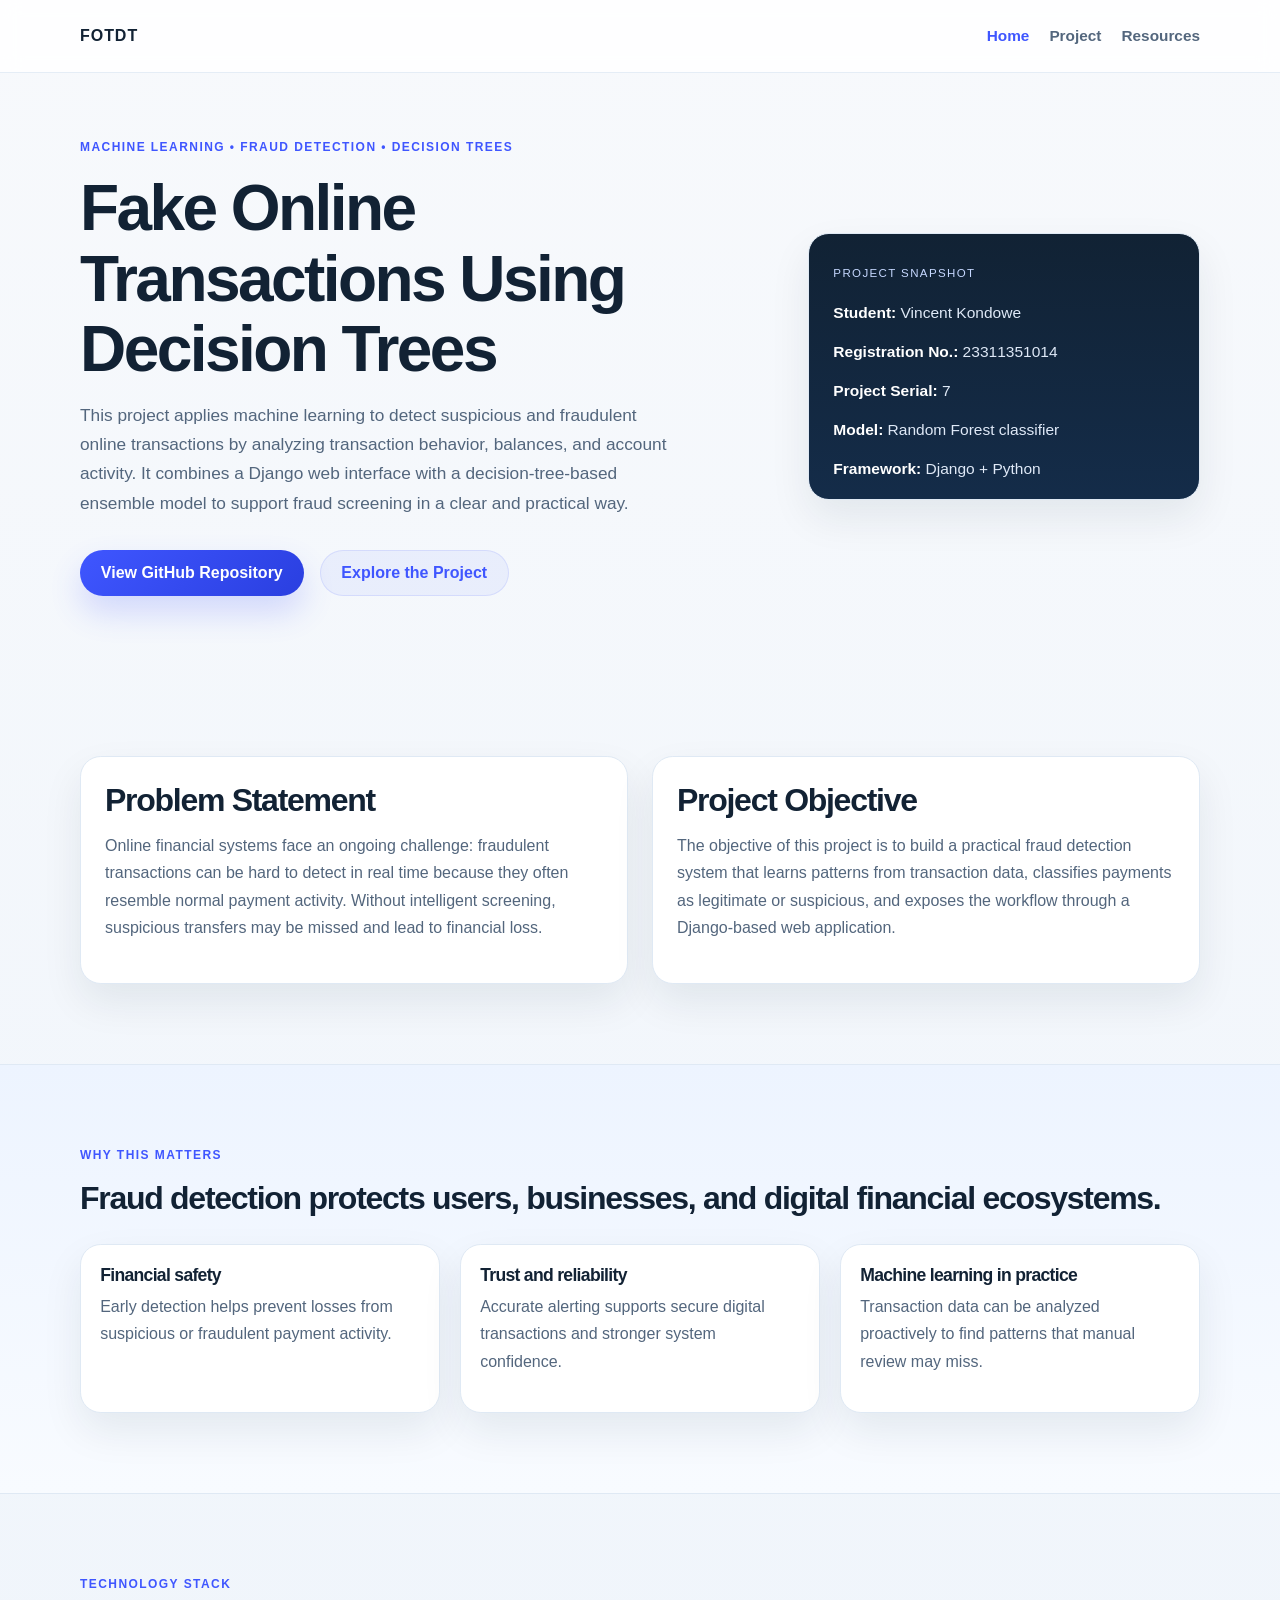
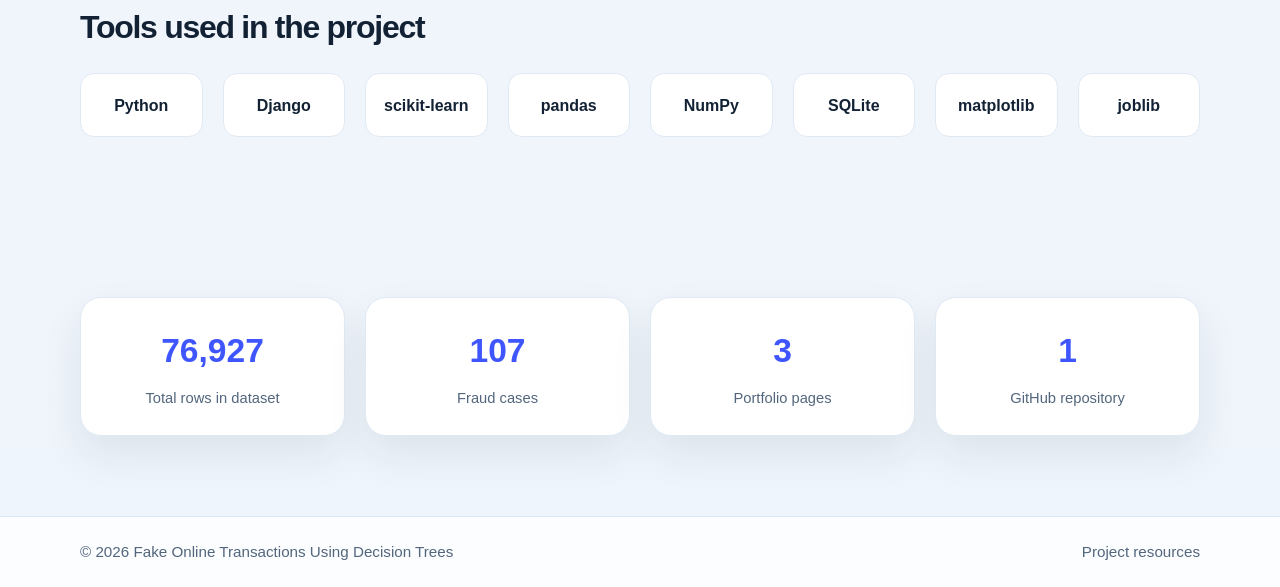
<file: docs/index.html>
<!DOCTYPE html>
<html lang="en">
  <head>
    <meta charset="UTF-8" />
    <meta name="viewport" content="width=device-width, initial-scale=1.0" />
    <meta
      name="description"
      content="Fake Online Transactions Using Decision Trees — a machine learning portfolio for fraud detection using a Django application and decision-tree-based model."
    />
    <title>Fake Online Transactions Using Decision Trees</title>
    <link rel="stylesheet" href="./style.css" />
  </head>
  <body>
    <header class="site-header">
      <div class="container nav-wrap">
        <a class="brand" href="./index.html">FOTDT</a>
        <button class="nav-toggle" aria-label="Toggle navigation" aria-expanded="false">
          <span></span>
          <span></span>
          <span></span>
        </button>
        <nav class="site-nav" aria-label="Main navigation">
          <a href="./index.html" class="active">Home</a>
          <a href="./project.html">Project</a>
          <a href="./resources.html">Resources</a>
        </nav>
      </div>
    </header>

    <main>
      <section class="hero section">
        <div class="container hero-grid">
          <div>
            <p class="eyebrow">Machine Learning • Fraud Detection • Decision Trees</p>
            <h1>Fake Online Transactions Using Decision Trees</h1>
            <p class="lead">
              This project applies machine learning to detect suspicious and fraudulent online
              transactions by analyzing transaction behavior, balances, and account activity. It
              combines a Django web interface with a decision-tree-based ensemble model to support
              fraud screening in a clear and practical way.
            </p>
            <div class="actions">
              <a class="button primary" href="https://github.com/V1n1eX/Fake-Online-Transaction-Detection-Using-Decision-Trees" target="_blank" rel="noreferrer">View GitHub Repository</a>
              <a class="button secondary" href="./project.html">Explore the Project</a>
            </div>
          </div>

          <aside class="highlight-card">
            <span class="mini-label">Project Snapshot</span>
            <ul>
              <li><strong>Student:</strong> Vincent Kondowe</li>
              <li><strong>Registration No.:</strong> 23311351014</li>
              <li><strong>Project Serial:</strong> 7</li>
              <li><strong>Model:</strong> Random Forest classifier</li>
              <li><strong>Framework:</strong> Django + Python</li>
            </ul>
          </aside>
        </div>
      </section>

      <section class="section">
        <div class="container two-column">
          <div class="panel">
            <h2>Problem Statement</h2>
            <p>
              Online financial systems face an ongoing challenge: fraudulent transactions can be
              hard to detect in real time because they often resemble normal payment activity.
              Without intelligent screening, suspicious transfers may be missed and lead to
              financial loss.
            </p>
          </div>

          <div class="panel">
            <h2>Project Objective</h2>
            <p>
              The objective of this project is to build a practical fraud detection system that
              learns patterns from transaction data, classifies payments as legitimate or
              suspicious, and exposes the workflow through a Django-based web application.
            </p>
          </div>
        </div>
      </section>

      <section class="section muted-panel">
        <div class="container">
          <div class="section-head">
            <p class="eyebrow">Why this matters</p>
            <h2>Fraud detection protects users, businesses, and digital financial ecosystems.</h2>
          </div>
          <div class="info-grid">
            <article class="info-card">
              <h3>Financial safety</h3>
              <p>Early detection helps prevent losses from suspicious or fraudulent payment activity.</p>
            </article>
            <article class="info-card">
              <h3>Trust and reliability</h3>
              <p>Accurate alerting supports secure digital transactions and stronger system confidence.</p>
            </article>
            <article class="info-card">
              <h3>Machine learning in practice</h3>
              <p>Transaction data can be analyzed proactively to find patterns that manual review may miss.</p>
            </article>
          </div>
        </div>
      </section>

      <section class="section">
        <div class="container">
          <div class="section-head">
            <p class="eyebrow">Technology stack</p>
            <h2>Tools used in the project</h2>
          </div>
          <div class="tech-grid">
            <span>Python</span>
            <span>Django</span>
            <span>scikit-learn</span>
            <span>pandas</span>
            <span>NumPy</span>
            <span>SQLite</span>
            <span>matplotlib</span>
            <span>joblib</span>
          </div>
        </div>
      </section>

      <section class="section">
        <div class="container stats-grid">
          <div class="stat-card">
            <strong>76,927</strong>
            <span>Total rows in dataset</span>
          </div>
          <div class="stat-card">
            <strong>107</strong>
            <span>Fraud cases</span>
          </div>
          <div class="stat-card">
            <strong>3</strong>
            <span>Portfolio pages</span>
          </div>
          <div class="stat-card">
            <strong>1</strong>
            <span>GitHub repository</span>
          </div>
        </div>
      </section>
    </main>

    <footer class="site-footer">
      <div class="container footer-wrap">
        <p>© <span id="year"></span> Fake Online Transactions Using Decision Trees</p>
        <a href="./resources.html">Project resources</a>
      </div>
    </footer>

    <script src="./script.js"></script>
  </body>
</html>
</file>
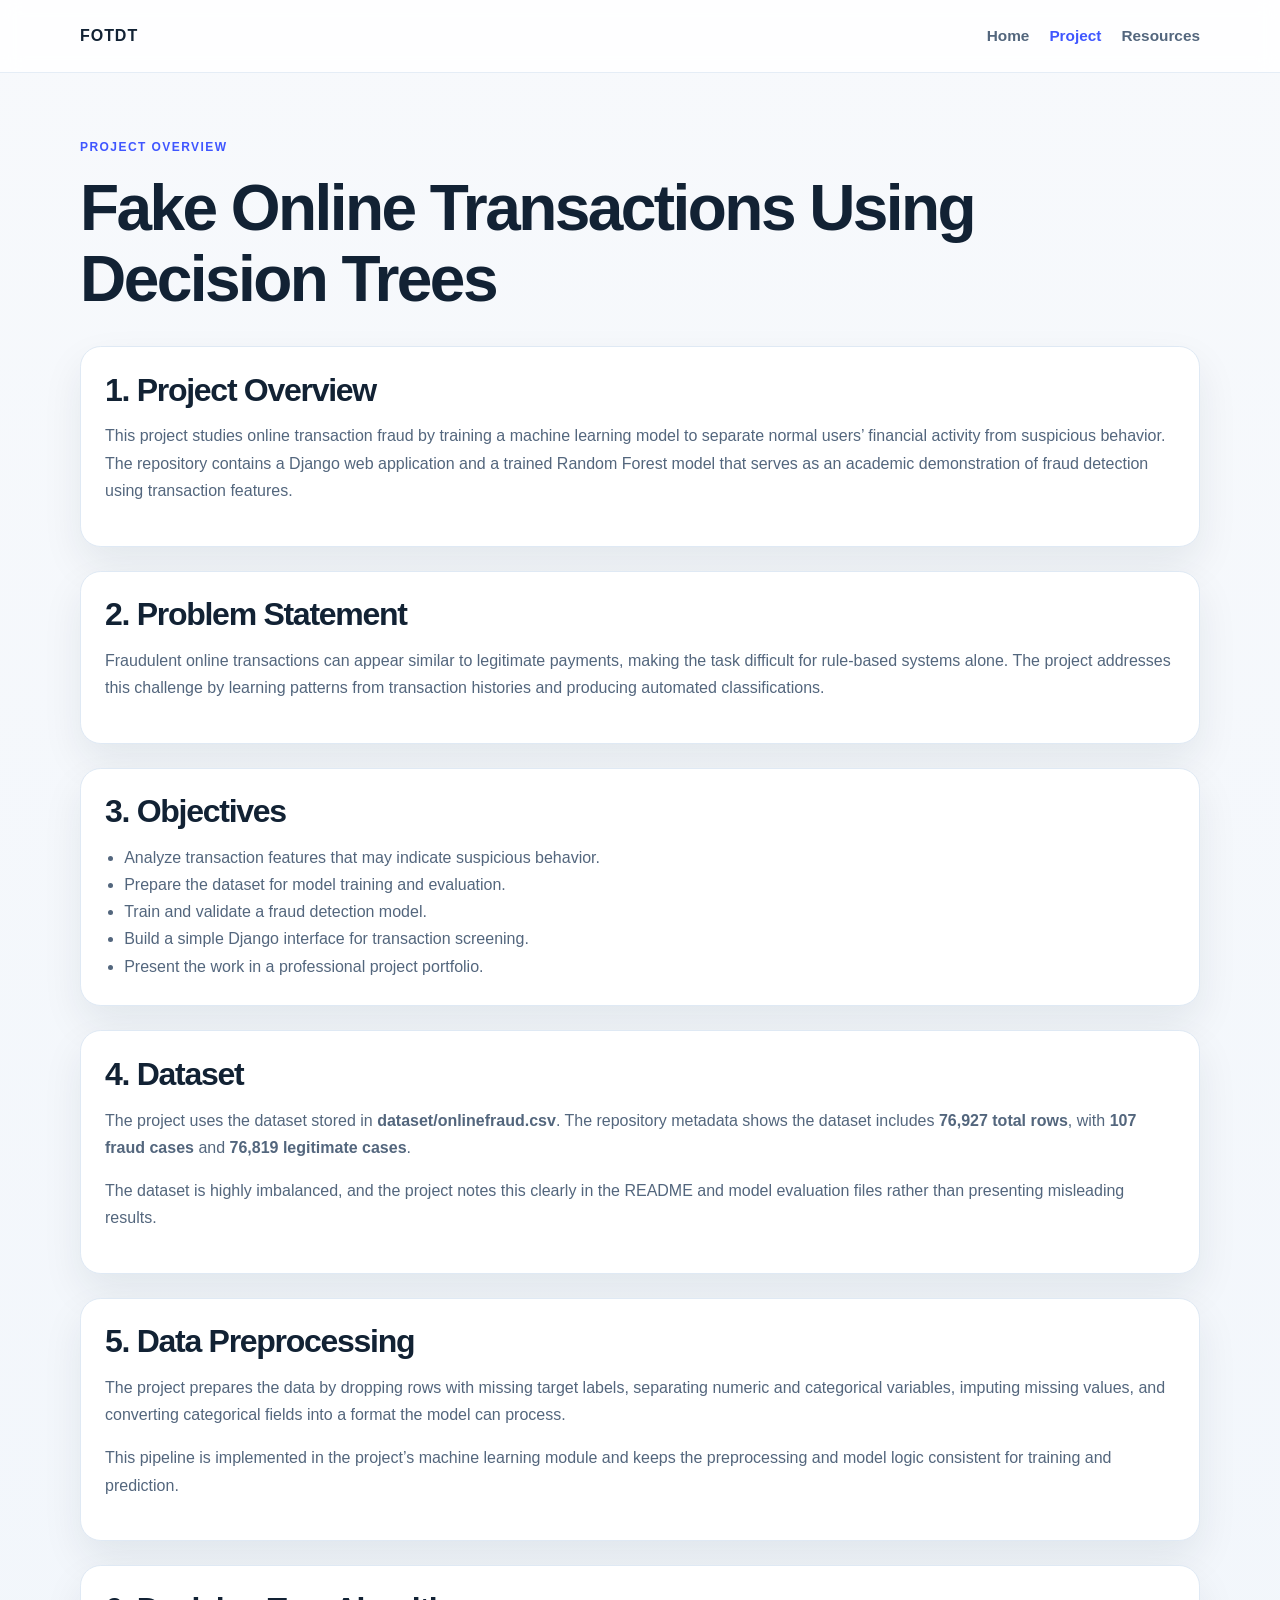
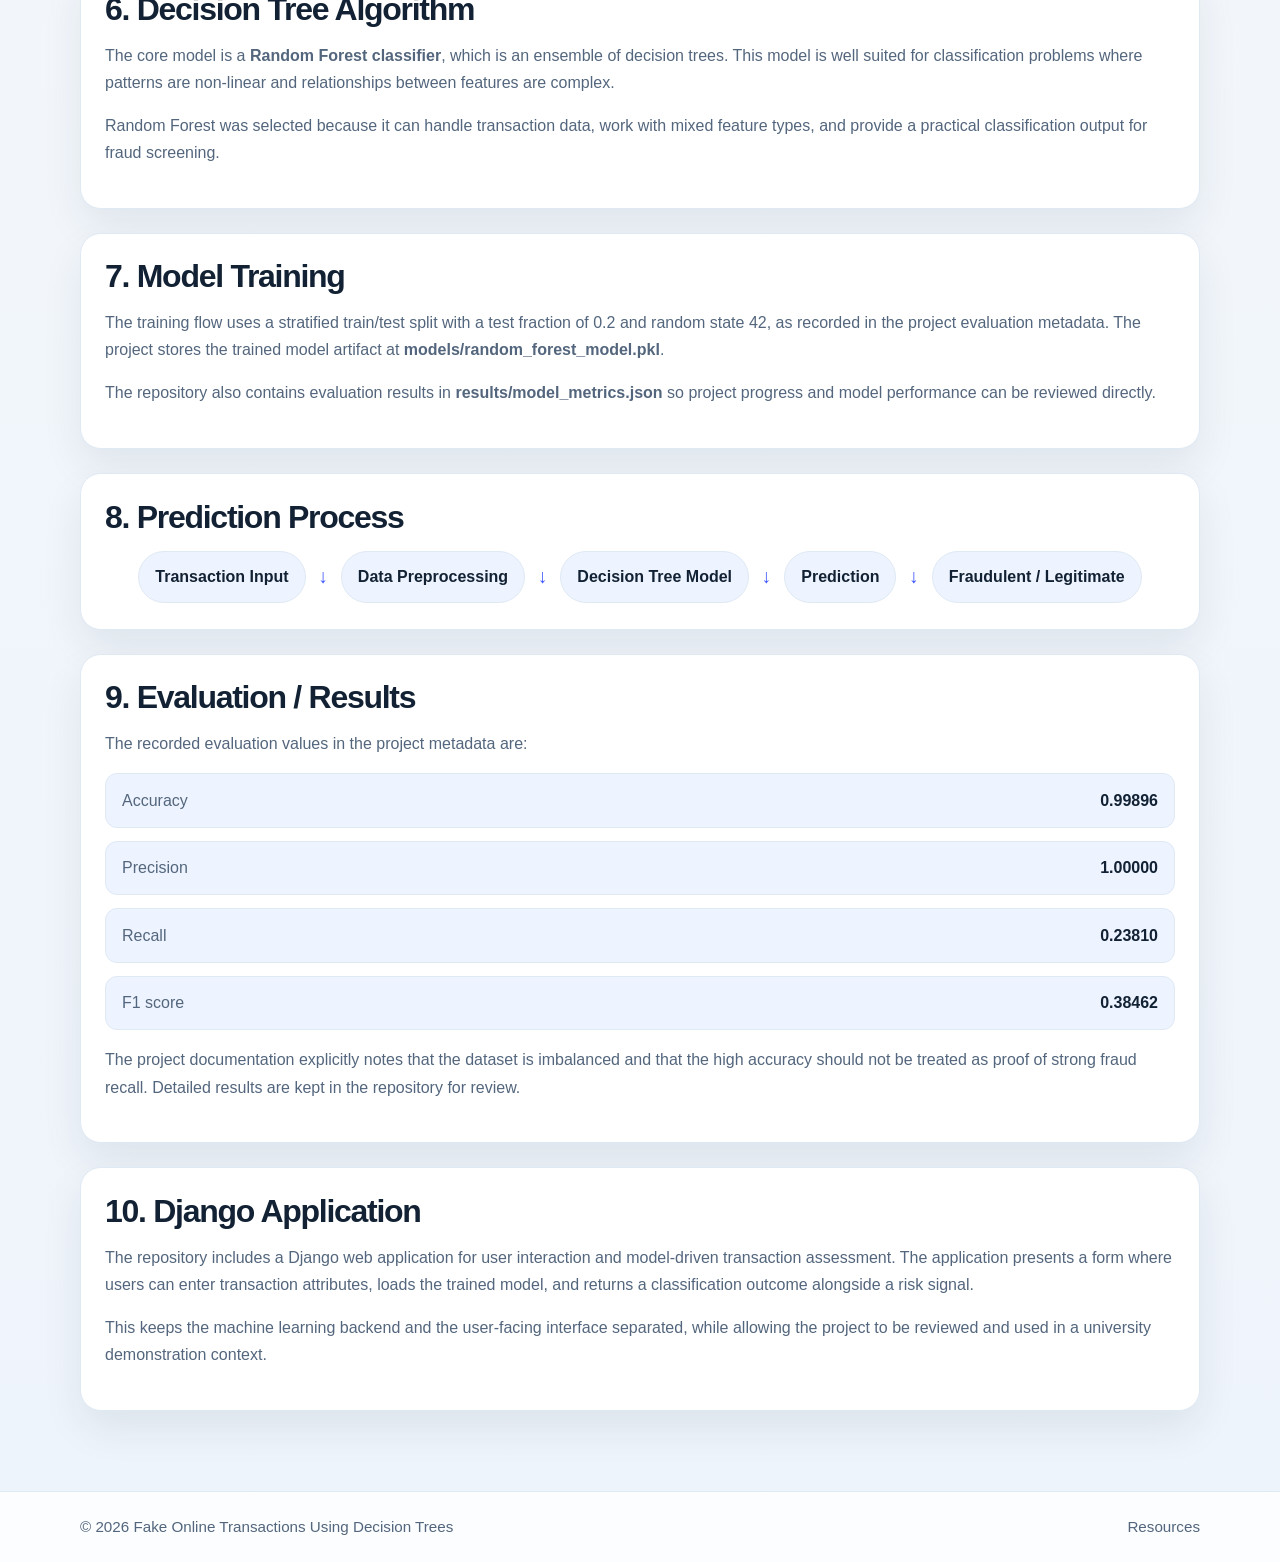
<file: docs/project.html>
<!DOCTYPE html>
<html lang="en">
  <head>
    <meta charset="UTF-8" />
    <meta name="viewport" content="width=device-width, initial-scale=1.0" />
    <meta
      name="description"
      content="Technical project overview for Fake Online Transactions Using Decision Trees."
    />
    <title>Project Overview | Fake Online Transactions Using Decision Trees</title>
    <link rel="stylesheet" href="./style.css" />
  </head>
  <body>
    <header class="site-header">
      <div class="container nav-wrap">
        <a class="brand" href="./index.html">FOTDT</a>
        <button class="nav-toggle" aria-label="Toggle navigation" aria-expanded="false">
          <span></span>
          <span></span>
          <span></span>
        </button>
        <nav class="site-nav" aria-label="Main navigation">
          <a href="./index.html">Home</a>
          <a href="./project.html" class="active">Project</a>
          <a href="./resources.html">Resources</a>
        </nav>
      </div>
    </header>

    <main class="section page-section">
      <div class="container">
        <div class="page-intro">
          <p class="eyebrow">Project overview</p>
          <h1>Fake Online Transactions Using Decision Trees</h1>
        </div>

        <div class="content-stack">
          <article class="panel">
            <h2>1. Project Overview</h2>
            <p>
              This project studies online transaction fraud by training a machine learning model to
              separate normal users’ financial activity from suspicious behavior. The repository
              contains a Django web application and a trained Random Forest model that serves as an
              academic demonstration of fraud detection using transaction features.
            </p>
          </article>

          <article class="panel">
            <h2>2. Problem Statement</h2>
            <p>
              Fraudulent online transactions can appear similar to legitimate payments, making the
              task difficult for rule-based systems alone. The project addresses this challenge by
              learning patterns from transaction histories and producing automated classifications.
            </p>
          </article>

          <article class="panel">
            <h2>3. Objectives</h2>
            <ul class="check-list">
              <li>Analyze transaction features that may indicate suspicious behavior.</li>
              <li>Prepare the dataset for model training and evaluation.</li>
              <li>Train and validate a fraud detection model.</li>
              <li>Build a simple Django interface for transaction screening.</li>
              <li>Present the work in a professional project portfolio.</li>
            </ul>
          </article>

          <article class="panel">
            <h2>4. Dataset</h2>
            <p>
              The project uses the dataset stored in <strong>dataset/onlinefraud.csv</strong>. The
              repository metadata shows the dataset includes <strong>76,927 total rows</strong>,
              with <strong>107 fraud cases</strong> and <strong>76,819 legitimate cases</strong>.
            </p>
            <p>
              The dataset is highly imbalanced, and the project notes this clearly in the README and
              model evaluation files rather than presenting misleading results.
            </p>
          </article>

          <article class="panel">
            <h2>5. Data Preprocessing</h2>
            <p>
              The project prepares the data by dropping rows with missing target labels, separating
              numeric and categorical variables, imputing missing values, and converting categorical
              fields into a format the model can process.
            </p>
            <p>
              This pipeline is implemented in the project’s machine learning module and keeps the
              preprocessing and model logic consistent for training and prediction.
            </p>
          </article>

          <article class="panel">
            <h2>6. Decision Tree Algorithm</h2>
            <p>
              The core model is a <strong>Random Forest classifier</strong>, which is an ensemble of
              decision trees. This model is well suited for classification problems where patterns are
              non-linear and relationships between features are complex.
            </p>
            <p>
              Random Forest was selected because it can handle transaction data, work with mixed
              feature types, and provide a practical classification output for fraud screening.
            </p>
          </article>

          <article class="panel">
            <h2>7. Model Training</h2>
            <p>
              The training flow uses a stratified train/test split with a test fraction of 0.2 and
              random state 42, as recorded in the project evaluation metadata. The project stores the
              trained model artifact at <strong>models/random_forest_model.pkl</strong>.
            </p>
            <p>
              The repository also contains evaluation results in <strong>results/model_metrics.json</strong>
              so project progress and model performance can be reviewed directly.
            </p>
          </article>

          <article class="panel">
            <h2>8. Prediction Process</h2>
            <div class="workflow" aria-label="Prediction workflow">
              <div class="flow-step">Transaction Input</div>
              <div class="flow-arrow">↓</div>
              <div class="flow-step">Data Preprocessing</div>
              <div class="flow-arrow">↓</div>
              <div class="flow-step">Decision Tree Model</div>
              <div class="flow-arrow">↓</div>
              <div class="flow-step">Prediction</div>
              <div class="flow-arrow">↓</div>
              <div class="flow-step">Fraudulent / Legitimate</div>
            </div>
          </article>

          <article class="panel">
            <h2>9. Evaluation / Results</h2>
            <p>
              The recorded evaluation values in the project metadata are:
            </p>
            <ul class="metric-list">
              <li><span>Accuracy</span><strong>0.99896</strong></li>
              <li><span>Precision</span><strong>1.00000</strong></li>
              <li><span>Recall</span><strong>0.23810</strong></li>
              <li><span>F1 score</span><strong>0.38462</strong></li>
            </ul>
            <p>
              The project documentation explicitly notes that the dataset is imbalanced and that the
              high accuracy should not be treated as proof of strong fraud recall. Detailed results are
              kept in the repository for review.
            </p>
          </article>

          <article class="panel">
            <h2>10. Django Application</h2>
            <p>
              The repository includes a Django web application for user interaction and model-driven
              transaction assessment. The application presents a form where users can enter transaction
              attributes, loads the trained model, and returns a classification outcome alongside a risk
              signal.
            </p>
            <p>
              This keeps the machine learning backend and the user-facing interface separated, while
              allowing the project to be reviewed and used in a university demonstration context.
            </p>
          </article>
        </div>
      </div>
    </main>

    <footer class="site-footer">
      <div class="container footer-wrap">
        <p>© <span id="year"></span> Fake Online Transactions Using Decision Trees</p>
        <a href="./resources.html">Resources</a>
      </div>
    </footer>

    <script src="./script.js"></script>
  </body>
</html>
</file>
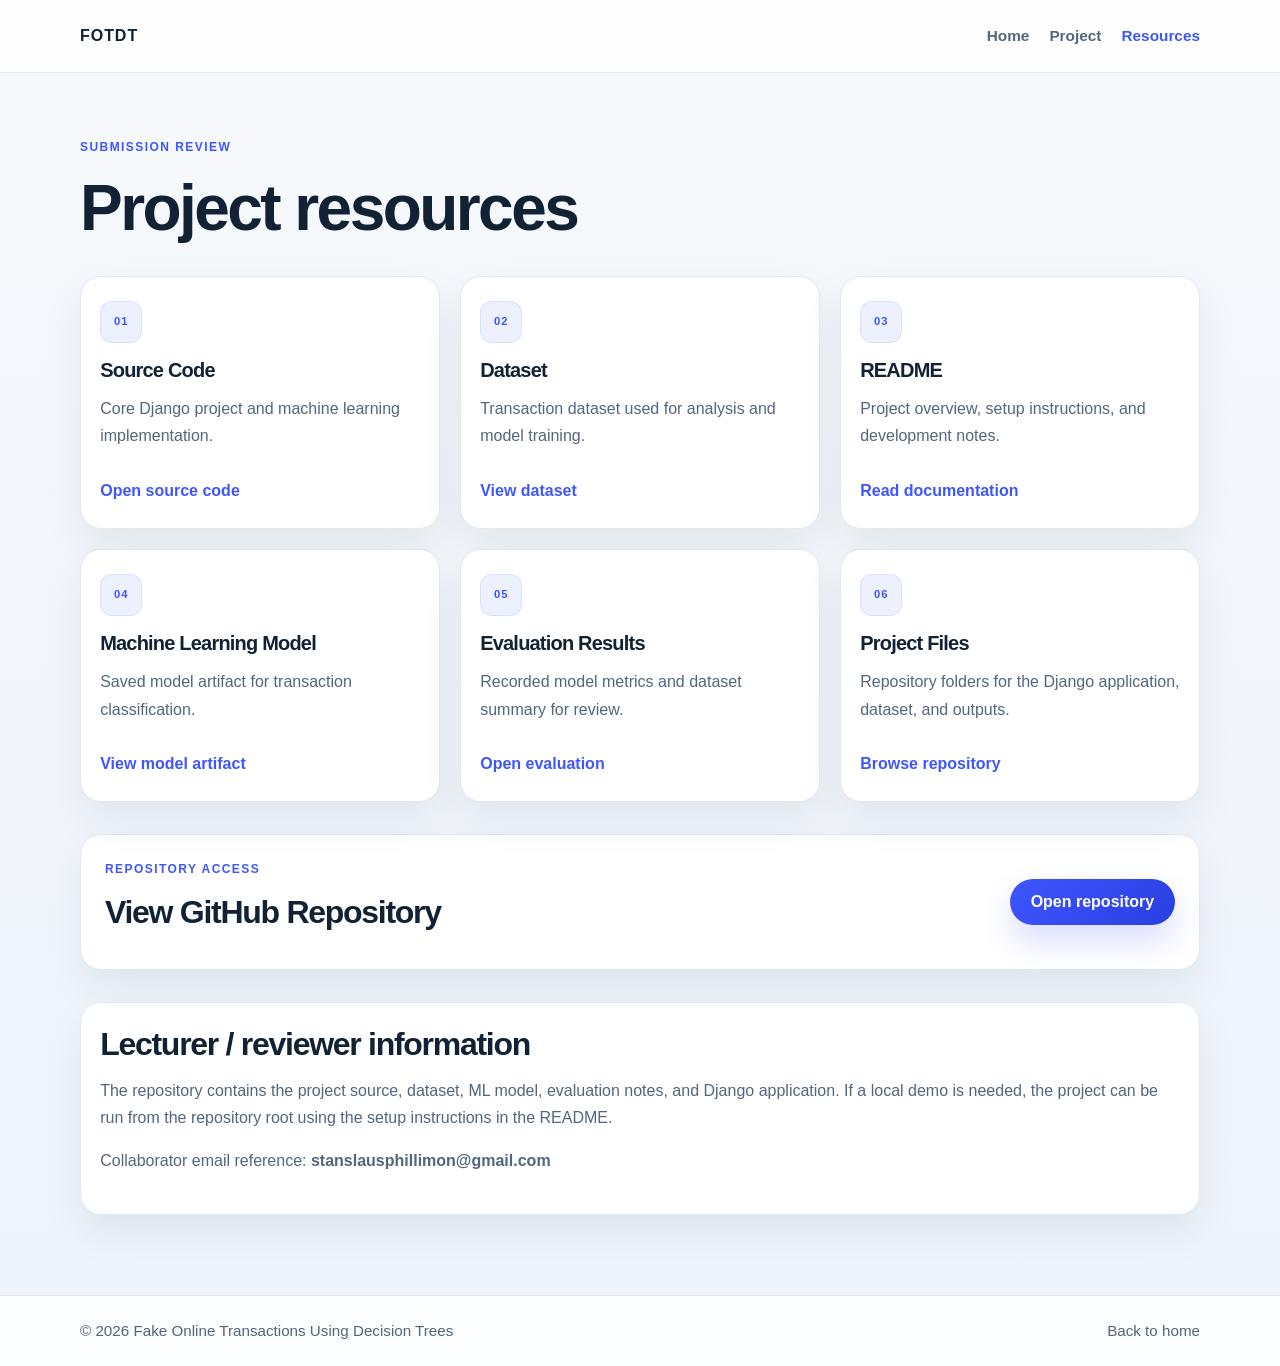
<file: docs/resources.html>
<!DOCTYPE html>
<html lang="en">
  <head>
    <meta charset="UTF-8" />
    <meta name="viewport" content="width=device-width, initial-scale=1.0" />
    <meta
      name="description"
      content="Project resources and repository links for Fake Online Transactions Using Decision Trees."
    />
    <title>Resources | Fake Online Transactions Using Decision Trees</title>
    <link rel="stylesheet" href="./style.css" />
  </head>
  <body>
    <header class="site-header">
      <div class="container nav-wrap">
        <a class="brand" href="./index.html">FOTDT</a>
        <button class="nav-toggle" aria-label="Toggle navigation" aria-expanded="false">
          <span></span>
          <span></span>
          <span></span>
        </button>
        <nav class="site-nav" aria-label="Main navigation">
          <a href="./index.html">Home</a>
          <a href="./project.html">Project</a>
          <a href="./resources.html" class="active">Resources</a>
        </nav>
      </div>
    </header>

    <main class="section page-section">
      <div class="container">
        <div class="page-intro">
          <p class="eyebrow">Submission review</p>
          <h1>Project resources</h1>
        </div>

        <div class="resource-grid">
          <article class="resource-card">
            <div class="resource-icon">01</div>
            <h2>Source Code</h2>
            <p>Core Django project and machine learning implementation.</p>
            <a href="https://github.com/V1n1eX/Fake-Online-Transaction-Detection-Using-Decision-Trees" target="_blank" rel="noreferrer">Open source code</a>
          </article>

          <article class="resource-card">
            <div class="resource-icon">02</div>
            <h2>Dataset</h2>
            <p>Transaction dataset used for analysis and model training.</p>
            <a href="https://github.com/V1n1eX/Fake-Online-Transaction-Detection-Using-Decision-Trees/blob/main/dataset/onlinefraud.csv" target="_blank" rel="noreferrer">View dataset</a>
          </article>

          <article class="resource-card">
            <div class="resource-icon">03</div>
            <h2>README</h2>
            <p>Project overview, setup instructions, and development notes.</p>
            <a href="https://github.com/V1n1eX/Fake-Online-Transaction-Detection-Using-Decision-Trees/blob/main/README.md" target="_blank" rel="noreferrer">Read documentation</a>
          </article>

          <article class="resource-card">
            <div class="resource-icon">04</div>
            <h2>Machine Learning Model</h2>
            <p>Saved model artifact for transaction classification.</p>
            <a href="https://github.com/V1n1eX/Fake-Online-Transaction-Detection-Using-Decision-Trees/blob/main/models/random_forest_model.pkl" target="_blank" rel="noreferrer">View model artifact</a>
          </article>

          <article class="resource-card">
            <div class="resource-icon">05</div>
            <h2>Evaluation Results</h2>
            <p>Recorded model metrics and dataset summary for review.</p>
            <a href="https://github.com/V1n1eX/Fake-Online-Transaction-Detection-Using-Decision-Trees/blob/main/results/model_metrics.json" target="_blank" rel="noreferrer">Open evaluation</a>
          </article>

          <article class="resource-card">
            <div class="resource-icon">06</div>
            <h2>Project Files</h2>
            <p>Repository folders for the Django application, dataset, and outputs.</p>
            <a href="https://github.com/V1n1eX/Fake-Online-Transaction-Detection-Using-Decision-Trees/tree/main" target="_blank" rel="noreferrer">Browse repository</a>
          </article>
        </div>

        <div class="cta-box">
          <div>
            <p class="eyebrow">Repository access</p>
            <h2>View GitHub Repository</h2>
          </div>
          <a class="button primary" href="https://github.com/V1n1eX/Fake-Online-Transaction-Detection-Using-Decision-Trees" target="_blank" rel="noreferrer">Open repository</a>
        </div>

        <div class="panel note-panel">
          <h2>Lecturer / reviewer information</h2>
          <p>
            The repository contains the project source, dataset, ML model, evaluation notes, and Django
            application. If a local demo is needed, the project can be run from the repository root using
            the setup instructions in the README.
          </p>
          <p>
            Collaborator email reference: <strong>stanslausphillimon@gmail.com</strong>
          </p>
        </div>
      </div>
    </main>

    <footer class="site-footer">
      <div class="container footer-wrap">
        <p>© <span id="year"></span> Fake Online Transactions Using Decision Trees</p>
        <a href="./index.html">Back to home</a>
      </div>
    </footer>

    <script src="./script.js"></script>
  </body>
</html>
</file>
<file: docs/style.css>
:root {
  --bg: #f4f7fb;
  --panel: #ffffff;
  --panel-alt: #eef4ff;
  --line: #dfe9f4;
  --text: #122234;
  --muted: #53667d;
  --accent: #3f56ff;
  --accent-strong: #2a3fe0;
  --accent-soft: rgba(63, 86, 255, 0.09);
  --success: #178a6d;
  --shadow: 0 18px 40px rgba(17, 34, 52, 0.08);
}

* {
  box-sizing: border-box;
}

html {
  scroll-behavior: smooth;
}

body {
  margin: 0;
  font-family: "Segoe UI", Tahoma, Geneva, Verdana, sans-serif;
  background: linear-gradient(180deg, #f7f9fc 0%, #eef4fb 100%);
  color: var(--text);
  line-height: 1.7;
}

a {
  color: inherit;
  text-decoration: none;
}

img {
  max-width: 100%;
  display: block;
}

.container {
  width: min(1120px, calc(100% - 2rem));
  margin: 0 auto;
}

.section {
  padding: 5rem 0;
}

.site-header {
  position: sticky;
  top: 0;
  z-index: 10;
  background: rgba(255, 255, 255, 0.86);
  backdrop-filter: blur(10px);
  border-bottom: 1px solid rgba(223, 233, 244, 0.8);
}

.nav-wrap {
  display: flex;
  align-items: center;
  justify-content: space-between;
  min-height: 72px;
  gap: 1.25rem;
}

.brand {
  font-weight: 800;
  letter-spacing: 0.06em;
  text-transform: uppercase;
  color: var(--text);
}

.site-nav {
  display: flex;
  align-items: center;
  gap: 1.25rem;
}

.site-nav a {
  color: var(--muted);
  font-size: 0.96rem;
  font-weight: 600;
  transition: color 0.2s ease;
}

.site-nav a:hover,
.site-nav a.active {
  color: var(--accent);
}

.nav-toggle {
  display: none;
  flex-direction: column;
  gap: 4px;
  background: transparent;
  border: 0;
  padding: 0.5rem;
  cursor: pointer;
}

.nav-toggle span {
  width: 24px;
  height: 2px;
  background: var(--text);
  display: block;
  border-radius: 999px;
}

.hero {
  padding-top: 4rem;
}

.hero-grid {
  display: grid;
  grid-template-columns: 1.6fr 0.9fr;
  gap: 2rem;
  align-items: center;
}

.eyebrow {
  margin: 0 0 1rem;
  color: var(--accent);
  font-size: 0.75rem;
  font-weight: 800;
  letter-spacing: 0.12em;
  text-transform: uppercase;
}

h1, h2, h3 {
  margin-top: 0;
  line-height: 1.1;
  letter-spacing: -0.04em;
}

h1 {
  font-size: clamp(2.4rem, 5vw, 4.2rem);
  margin-bottom: 1rem;
}

h2 {
  font-size: clamp(1.6rem, 2.5vw, 2.25rem);
  margin-bottom: 0.9rem;
}

p {
  margin: 0 0 1rem;
  color: var(--muted);
}

.lead {
  font-size: 1.08rem;
  max-width: 62ch;
}

.actions {
  display: flex;
  flex-wrap: wrap;
  gap: 1rem;
  margin-top: 2rem;
}

.button {
  display: inline-flex;
  align-items: center;
  justify-content: center;
  min-height: 46px;
  padding: 0 1.3rem;
  border-radius: 999px;
  font-weight: 700;
  transition: transform 0.18s ease, box-shadow 0.18s ease;
}

.button:hover {
  transform: translateY(-1px);
}

.button.primary {
  background: linear-gradient(135deg, var(--accent), var(--accent-strong));
  color: white;
  box-shadow: 0 16px 32px rgba(63, 86, 255, 0.2);
}

.button.secondary {
  background: rgba(63, 86, 255, 0.06);
  color: var(--accent);
  border: 1px solid rgba(63, 86, 255, 0.12);
}

.highlight-card,
.panel,
.resource-card,
.stat-card,
.info-card,
.cta-box {
  background: var(--panel);
  border: 1px solid var(--line);
  border-radius: 1.3rem;
  box-shadow: var(--shadow);
}

.highlight-card {
  padding: 1.5rem 1.5rem 1rem;
  background: linear-gradient(180deg, #112234 0%, #142c49 100%);
  color: #edf5ff;
}

.highlight-card .mini-label {
  display: inline-block;
  margin-bottom: 1rem;
  color: #c6d8ff;
  font-size: 0.72rem;
  letter-spacing: 0.12em;
  text-transform: uppercase;
}

.highlight-card ul {
  list-style: none;
  padding: 0;
  margin: 0;
  display: grid;
  gap: 0.8rem;
}

.highlight-card li {
  color: #dfe9f7;
  font-size: 0.97rem;
}

.highlight-card strong {
  color: white;
}

.two-column {
  display: grid;
  grid-template-columns: repeat(2, minmax(0, 1fr));
  gap: 1.5rem;
}

.panel {
  padding: 1.6rem 1.5rem;
}

.muted-panel {
  background: linear-gradient(180deg, #edf4ff 0%, #f8fbff 100%);
  border-top: 1px solid var(--line);
  border-bottom: 1px solid var(--line);
}

.section-head {
  margin-bottom: 1.75rem;
}

.info-grid,
.tech-grid,
.resource-grid,
.stats-grid {
  display: grid;
  gap: 1.25rem;
}

.info-grid {
  grid-template-columns: repeat(3, minmax(0, 1fr));
}

.info-card {
  padding: 1.3rem 1.2rem;
}

.info-card h3 {
  font-size: 1.1rem;
  margin-bottom: 0.5rem;
}

.tech-grid {
  grid-template-columns: repeat(auto-fit, minmax(110px, 1fr));
}

.tech-grid span {
  display: inline-flex;
  align-items: center;
  justify-content: center;
  min-height: 64px;
  padding: 0.8rem;
  border-radius: 14px;
  background: var(--panel);
  border: 1px solid var(--line);
  font-weight: 700;
  color: var(--text);
}

.stats-grid {
  grid-template-columns: repeat(4, minmax(0, 1fr));
}

.stat-card {
  padding: 1.5rem 1rem;
  text-align: center;
}

.stat-card strong {
  display: block;
  margin-bottom: 0.3rem;
  color: var(--accent);
  font-size: clamp(1.5rem, 2.8vw, 2.1rem);
}

.stat-card span {
  color: var(--muted);
  font-size: 0.92rem;
}

.page-section {
  padding-top: 4rem;
}

.page-intro {
  margin-bottom: 2rem;
}

.content-stack {
  display: grid;
  gap: 1.5rem;
}

.check-list {
  margin: 0;
  padding-left: 1.2rem;
  color: var(--muted);
}

.metric-list {
  list-style: none;
  padding: 0;
  margin: 1rem 0;
  display: grid;
  gap: 0.8rem;
}

.metric-list li {
  display: flex;
  justify-content: space-between;
  align-items: center;
  gap: 1rem;
  padding: 0.8rem 1rem;
  border: 1px solid var(--line);
  border-radius: 12px;
  background: var(--panel-alt);
}

.metric-list span {
  color: var(--muted);
}

.metric-list strong {
  color: var(--text);
}

.workflow {
  display: flex;
  flex-wrap: wrap;
  align-items: center;
  justify-content: center;
  gap: 0.8rem;
  margin-top: 1rem;
}

.flow-step {
  display: inline-flex;
  align-items: center;
  justify-content: center;
  min-height: 52px;
  padding: 0.7rem 1rem;
  border-radius: 999px;
  background: var(--panel-alt);
  border: 1px solid var(--line);
  color: var(--text);
  font-weight: 700;
  text-align: center;
}

.flow-arrow {
  color: var(--accent);
  font-weight: 800;
  font-size: 1.2rem;
}

.resource-grid {
  grid-template-columns: repeat(3, minmax(0, 1fr));
}

.resource-card {
  padding: 1.5rem 1.2rem;
}

.resource-icon {
  width: 42px;
  height: 42px;
  display: grid;
  place-items: center;
  border-radius: 12px;
  background: var(--accent-soft);
  border: 1px solid rgba(63, 86, 255, 0.1);
  color: var(--accent);
  font-size: 0.7rem;
  font-weight: 800;
  letter-spacing: 0.08em;
}

.resource-card h2 {
  margin-top: 1rem;
  font-size: 1.25rem;
}

.resource-card a {
  display: inline-block;
  margin-top: 0.7rem;
  color: var(--accent);
  font-weight: 700;
}

.cta-box {
  margin-top: 2rem;
  padding: 1.5rem;
  display: flex;
  align-items: center;
  justify-content: space-between;
  gap: 1rem;
}

.note-panel {
  margin-top: 2rem;
  padding: 1.5rem 1.2rem;
}

.site-footer {
  border-top: 1px solid var(--line);
  background: rgba(255, 255, 255, 0.8);
}

.footer-wrap {
  display: flex;
  align-items: center;
  justify-content: space-between;
  min-height: 70px;
  gap: 1rem;
}

.footer-wrap p,
.footer-wrap a {
  margin: 0;
  color: var(--muted);
  font-size: 0.95rem;
}

@media (max-width: 820px) {
  .hero-grid,
  .two-column,
  .info-grid,
  .resource-grid,
  .stats-grid {
    grid-template-columns: 1fr;
  }

  .site-nav {
    position: absolute;
    top: calc(100% + 0.5rem);
    right: 1rem;
    left: 1rem;
    display: none;
    flex-direction: column;
    align-items: flex-start;
    padding: 1rem;
    background: rgba(255, 255, 255, 0.98);
    border: 1px solid var(--line);
    border-radius: 1rem;
    box-shadow: var(--shadow);
  }

  .site-nav.open {
    display: flex;
  }

  .nav-toggle {
    display: flex;
  }

  .cta-box,
  .footer-wrap {
    flex-direction: column;
    align-items: flex-start;
  }
}
</file>
